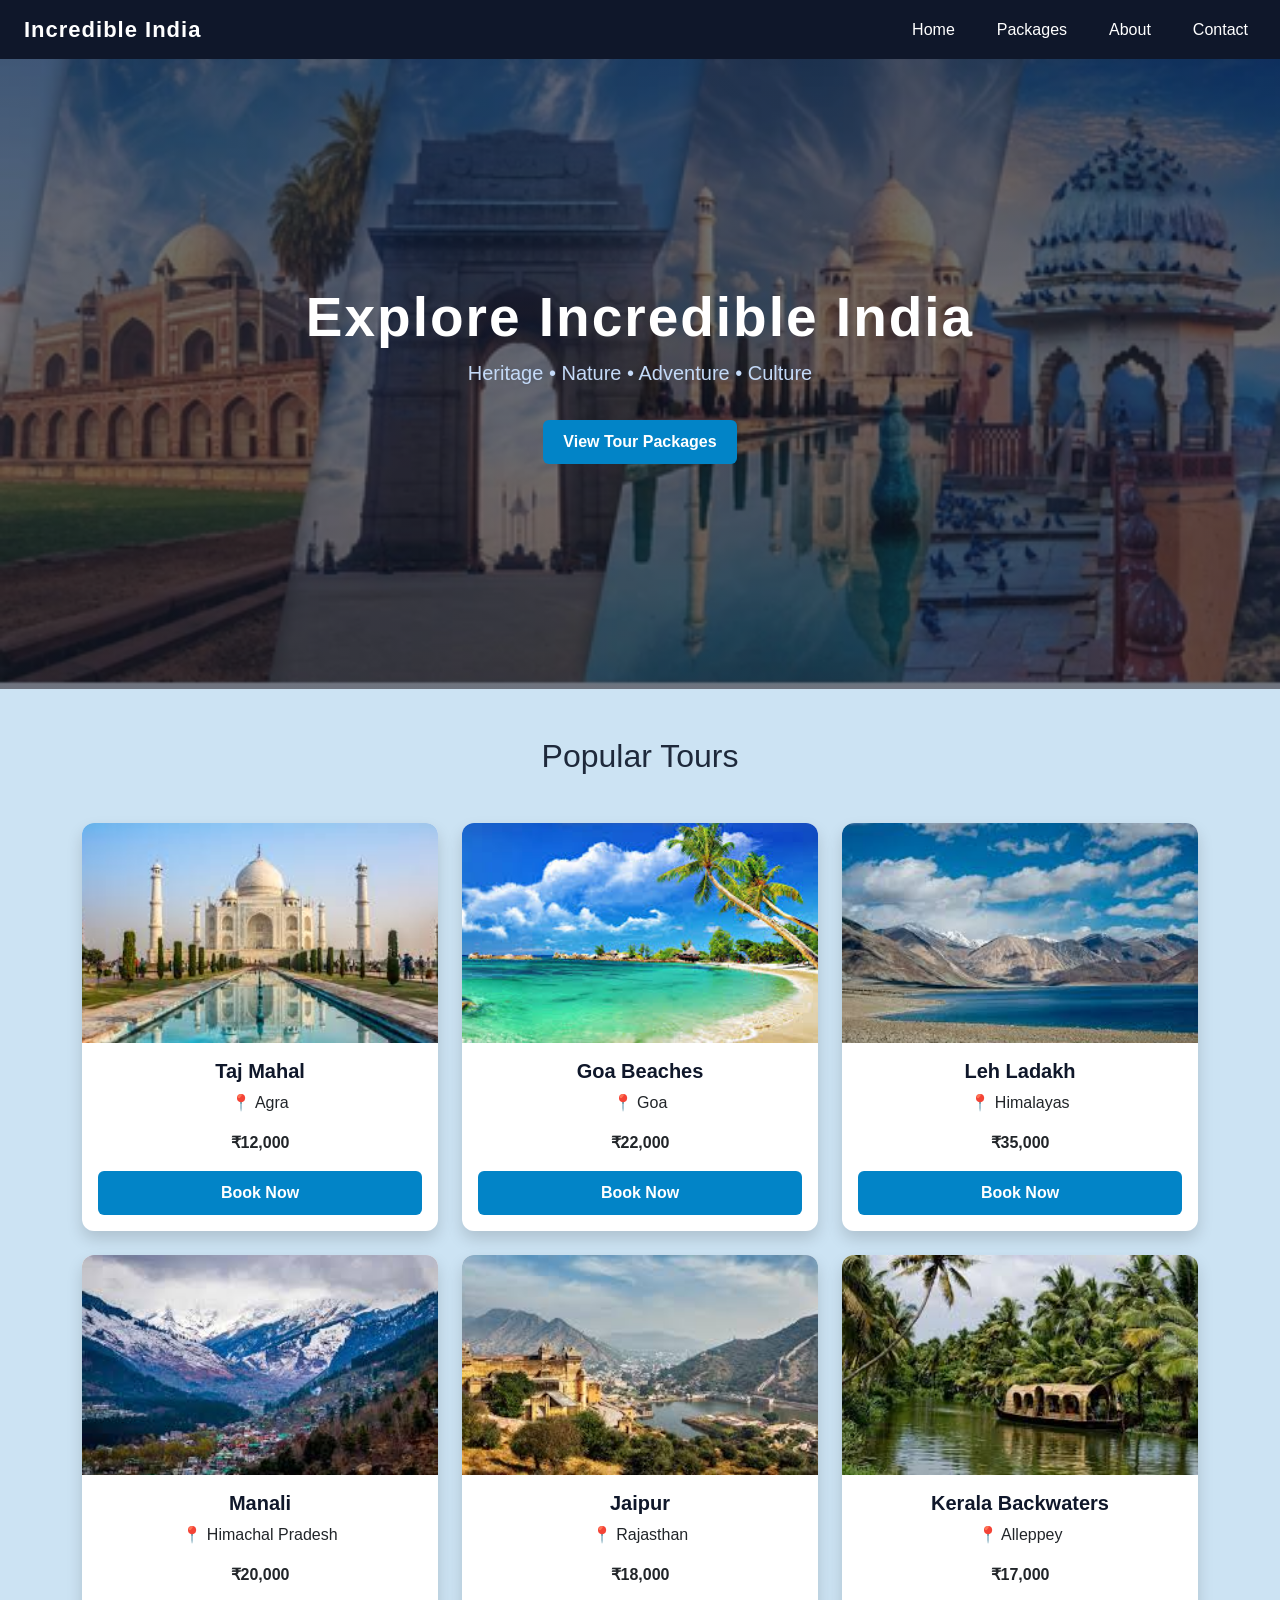
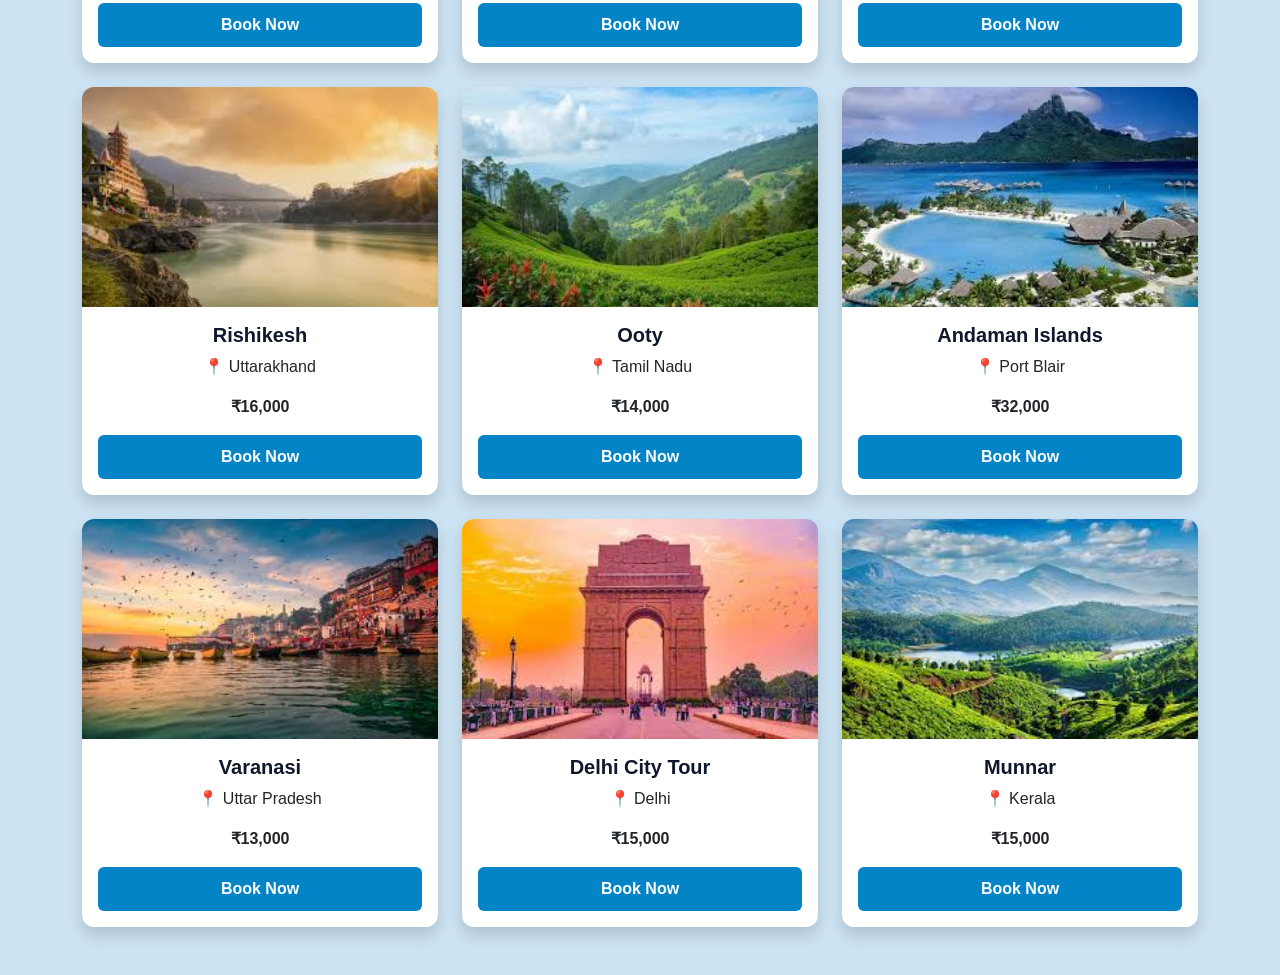
<file: projectdemo/index.html>
<!DOCTYPE html>
<html lang="en">

<head>
<meta charset="UTF-8">
<title>Incredible India Tours</title>
<meta name="viewport" content="width=device-width, initial-scale=1.0">

<link href="https://cdn.jsdelivr.net/npm/bootstrap@5.3.3/dist/css/bootstrap.min.css" rel="stylesheet">
<link rel="stylesheet" href="style.css">
</head>

<body>

<!-- NAVBAR -->
<nav class="navbar navbar-expand-lg navbar-dark px-4">
<a class="navbar-brand fw-bold">Incredible India</a>

<div class="collapse navbar-collapse">
<ul class="navbar-nav ms-auto gap-3">
<li class="nav-item"><a class="nav-link" href="index.html">Home</a></li>
<li class="nav-item"><a class="nav-link" href="packages.html">Packages</a></li>
<li class="nav-item"><a class="nav-link" href="about.html">About</a></li>
<li class="nav-item"><a class="nav-link" href="contact.html">Contact</a></li>
</ul>
</div>
</nav>

<!-- HERO -->
<section class="hero text-center text-white">
<div class="container">
<h1 class="display-4 fw-bold">Explore Incredible India</h1>
<p class="lead">Heritage • Nature • Adventure • Culture</p>
<a href="packages.html" class="btn btn-primary mt-3">View Tour Packages</a>
</div>
</section>

<!-- POPULAR TOURS -->
<section class="container py-5">

<h2 class="text-center mb-5">Popular Tours</h2>

<div class="row g-4">

<!-- Taj Mahal -->
<div class="col-md-4">
<div class="card shadow h-100">
<img src="taj.jpg" class="card-img-top">
<div class="card-body text-center">
<h5>Taj Mahal</h5>
<p>📍 Agra</p>
<p class="fw-bold">₹12,000</p>
<a href="booking.html?tour=taj" class="btn btn-primary w-100">Book Now</a>
</div>
</div>
</div>

<!-- Goa -->
<div class="col-md-4">
<div class="card shadow h-100">
<img src="goa.jpg" class="card-img-top">
<div class="card-body text-center">
<h5>Goa Beaches</h5>
<p>📍 Goa</p>
<p class="fw-bold">₹22,000</p>
<a href="booking.html?tour=goa" class="btn btn-primary w-100">Book Now</a>
</div>
</div>
</div>

<!-- Ladakh -->
<div class="col-md-4">
<div class="card shadow h-100">
<img src="ladakh.jpg" class="card-img-top">
<div class="card-body text-center">
<h5>Leh Ladakh</h5>
<p>📍 Himalayas</p>
<p class="fw-bold">₹35,000</p>
<a href="booking.html?tour=ladakh" class="btn btn-primary w-100">Book Now</a>
</div>
</div>
</div>

<!-- Manali -->
<div class="col-md-4">
<div class="card shadow h-100">
<img src="manali.jpg" class="card-img-top">
<div class="card-body text-center">
<h5>Manali</h5>
<p>📍 Himachal Pradesh</p>
<p class="fw-bold">₹20,000</p>
<a href="booking.html?tour=manali" class="btn btn-primary w-100">Book Now</a>
</div>
</div>
</div>

<!-- Jaipur -->
<div class="col-md-4">
<div class="card shadow h-100">
<img src="jaipur.jpg" class="card-img-top">
<div class="card-body text-center">
<h5>Jaipur</h5>
<p>📍 Rajasthan</p>
<p class="fw-bold">₹18,000</p>
<a href="booking.html?tour=jaipur" class="btn btn-primary w-100">Book Now</a>
</div>
</div>
</div>

<!-- Kerala -->
<div class="col-md-4">
<div class="card shadow h-100">
<img src="kerala.jpg" class="card-img-top">
<div class="card-body text-center">
<h5>Kerala Backwaters</h5>
<p>📍 Alleppey</p>
<p class="fw-bold">₹17,000</p>
<a href="booking.html?tour=kerala" class="btn btn-primary w-100">Book Now</a>
</div>
</div>
</div>

<!-- Rishikesh -->
<div class="col-md-4">
<div class="card shadow h-100">
<img src="rishikesh.jpg" class="card-img-top">
<div class="card-body text-center">
<h5>Rishikesh</h5>
<p>📍 Uttarakhand</p>
<p class="fw-bold">₹16,000</p>
<a href="booking.html?tour=rishikesh" class="btn btn-primary w-100">Book Now</a>
</div>
</div>
</div>

<!-- Ooty -->
<div class="col-md-4">
<div class="card shadow h-100">
<img src="ooty.jpg" class="card-img-top">
<div class="card-body text-center">
<h5>Ooty</h5>
<p>📍 Tamil Nadu</p>
<p class="fw-bold">₹14,000</p>
<a href="booking.html?tour=ooty" class="btn btn-primary w-100">Book Now</a>
</div>
</div>
</div>

<!-- Andaman -->
<div class="col-md-4">
<div class="card shadow h-100">
<img src="andaman.jpg" class="card-img-top">
<div class="card-body text-center">
<h5>Andaman Islands</h5>
<p>📍 Port Blair</p>
<p class="fw-bold">₹32,000</p>
<a href="booking.html?tour=andaman" class="btn btn-primary w-100">Book Now</a>
</div>
</div>
</div>

<!-- Varanasi -->
<div class="col-md-4">
<div class="card shadow h-100">
<img src="varanasi.jpg" class="card-img-top">
<div class="card-body text-center">
<h5>Varanasi</h5>
<p>📍 Uttar Pradesh</p>
<p class="fw-bold">₹13,000</p>
<a href="booking.html?tour=varanasi" class="btn btn-primary w-100">Book Now</a>
</div>
</div>
</div>

<!-- Delhi -->
<div class="col-md-4">
<div class="card shadow h-100">
<img src="delhi.jpg" class="card-img-top">
<div class="card-body text-center">
<h5>Delhi City Tour</h5>
<p>📍 Delhi</p>
<p class="fw-bold">₹15,000</p>
<a href="booking.html?tour=delhi" class="btn btn-primary w-100">Book Now</a>
</div>
</div>
</div>

<!-- Munnar -->
<div class="col-md-4">
<div class="card shadow h-100">
<img src="munnar.jpg" class="card-img-top">
<div class="card-body text-center">
<h5>Munnar</h5>
<p>📍 Kerala</p>
<p class="fw-bold">₹15,000</p>
<a href="booking.html?tour=munnar" class="btn btn-primary w-100">Book Now</a>
</div>
</div>
</div>

</div>
</section>

</body>
</html>
</file>
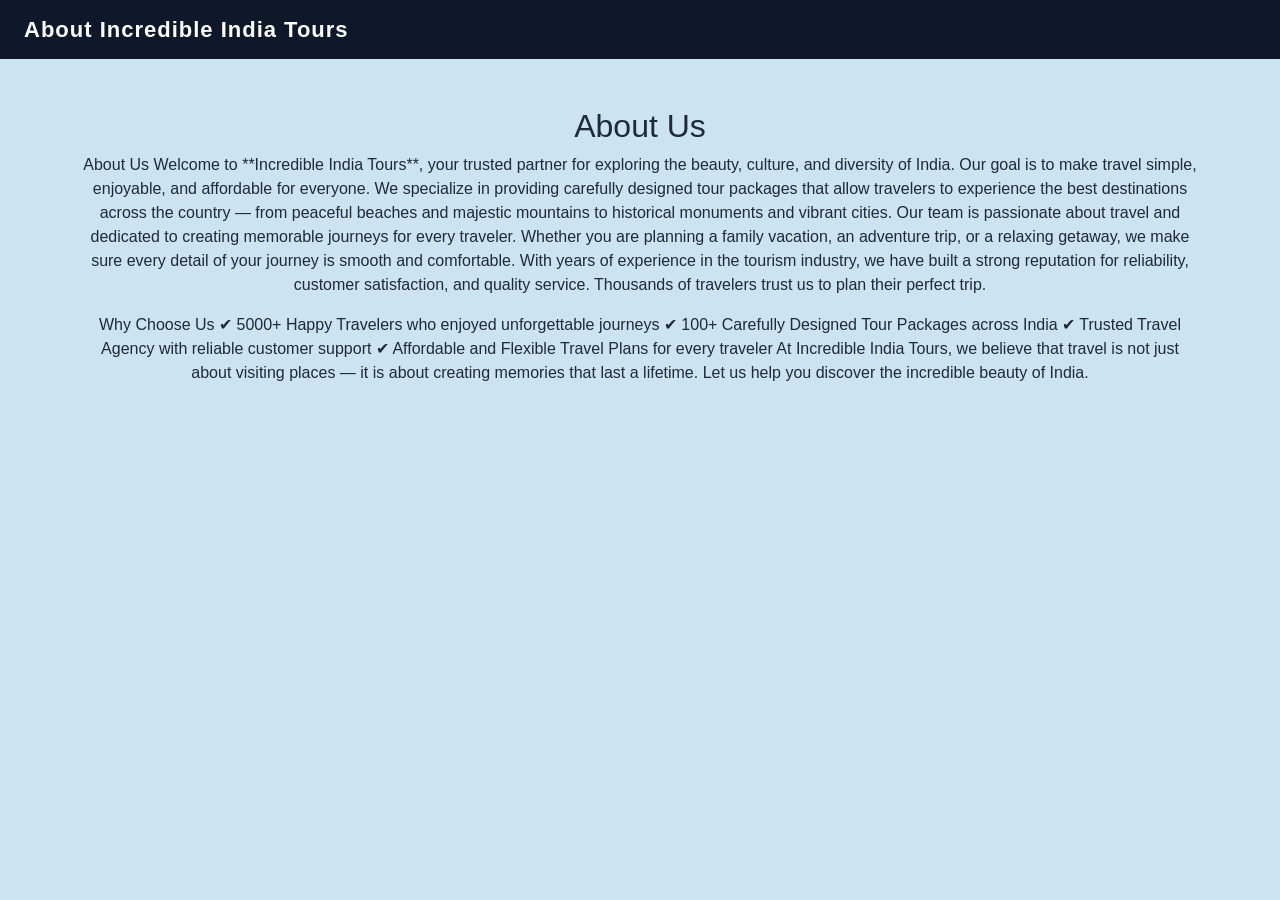
<file: projectdemo/about.html>
<!DOCTYPE html>
<html>
<head>
<title>About Us</title>
<link href="https://cdn.jsdelivr.net/npm/bootstrap@5.3.3/dist/css/bootstrap.min.css" rel="stylesheet">
<link rel="stylesheet" href="style.css">
</head>

<body>

<nav class="navbar navbar-dark px-4">
<span class="navbar-brand fw-bold">About Incredible India Tours</span>
</nav>

<section class="container py-5 text-center">

<h2>About Us</h2>

<p>
About Us

Welcome to **Incredible India Tours**, your trusted partner for exploring the beauty, culture, and diversity of India. Our goal is to make travel simple, enjoyable, and affordable for everyone.

We specialize in providing carefully designed tour packages that allow travelers to experience the best destinations across the country — from peaceful beaches and majestic mountains to historical monuments and vibrant cities.

Our team is passionate about travel and dedicated to creating memorable journeys for every traveler. Whether you are planning a family vacation, an adventure trip, or a relaxing getaway, we make sure every detail of your journey is smooth and comfortable.

With years of experience in the tourism industry, we have built a strong reputation for reliability, customer satisfaction, and quality service. Thousands of travelers trust us to plan their perfect trip.


</p>

<p>

 Why Choose Us

✔ 5000+ Happy Travelers  who enjoyed unforgettable journeys
✔ 100+ Carefully Designed Tour Packages across India
✔ Trusted Travel Agency with reliable customer support
✔ Affordable and Flexible Travel Plans for every traveler

At Incredible India Tours, we believe that travel is not just about visiting places — it is about creating memories that last a lifetime.

Let us help you discover the incredible beauty of India.
</p>

</section>

</body>
</html>
</file>
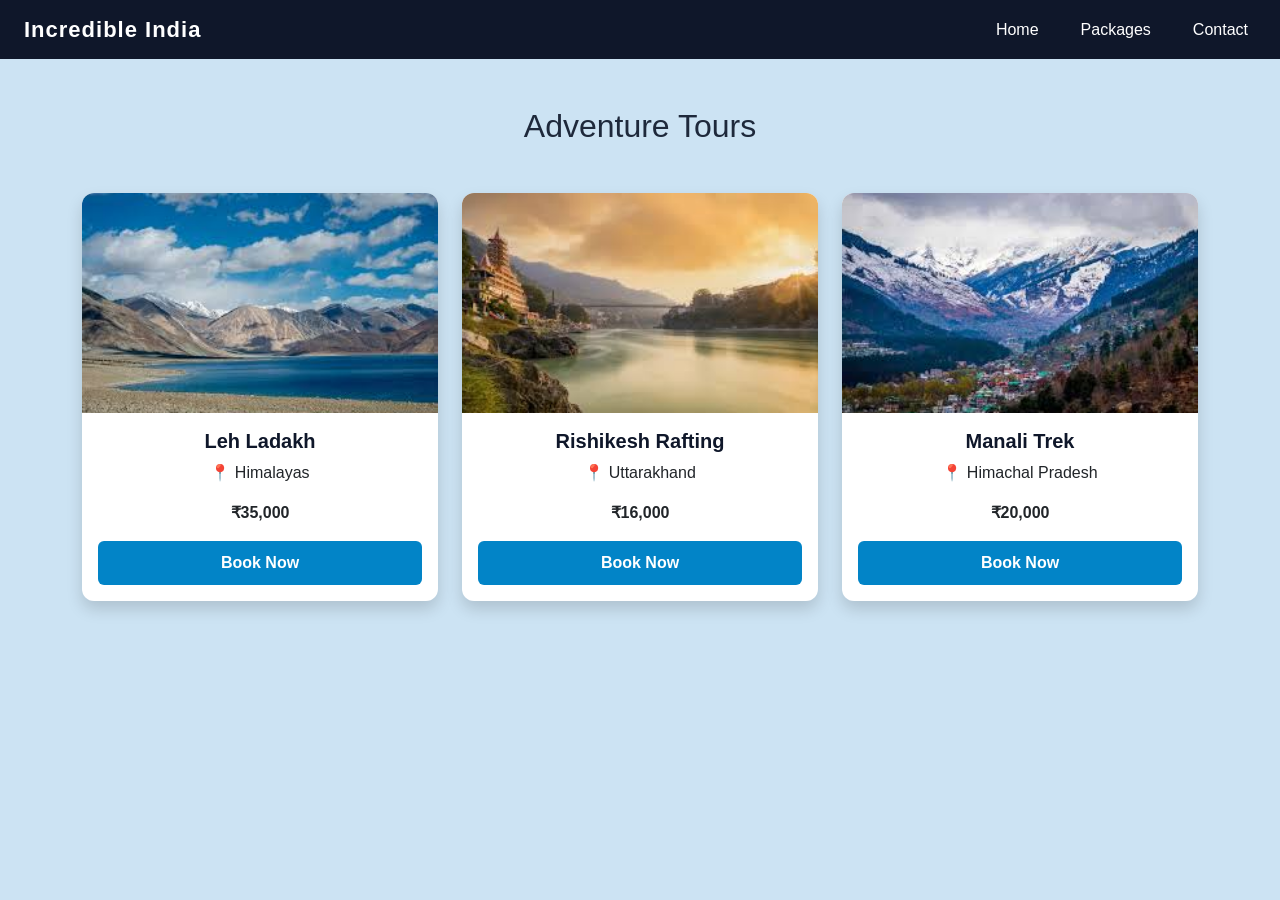
<file: projectdemo/adventure.html>
<!DOCTYPE html>
<html lang="en">
<head>
<meta charset="UTF-8">
<title>Adventure Tours</title>
<meta name="viewport" content="width=device-width, initial-scale=1.0">

<link href="https://cdn.jsdelivr.net/npm/bootstrap@5.3.3/dist/css/bootstrap.min.css" rel="stylesheet">
<link rel="stylesheet" href="style.css">
</head>

<body>

<nav class="navbar navbar-expand-lg navbar-dark px-4">
<a class="navbar-brand fw-bold">Incredible India</a>

<ul class="navbar-nav ms-auto gap-3">
<li class="nav-item"><a class="nav-link" href="index.html">Home</a></li>
<li class="nav-item"><a class="nav-link" href="packages.html">Packages</a></li>
<li class="nav-item"><a class="nav-link" href="contact.html">Contact</a></li>
</ul>
</nav>

<section class="container py-5">

<h2 class="text-center mb-5">Adventure Tours</h2>

<div class="row g-4">

<div class="col-md-4">
<div class="card shadow">
<img src="ladakh.jpg" class="card-img-top">
<div class="card-body text-center">
<h5>Leh Ladakh</h5>
<p>📍 Himalayas</p>
<p class="fw-bold">₹35,000</p>
<a href="booking.html?tour=ladakh" class="btn btn-primary w-100">Book Now</a>
</div>
</div>
</div>

<div class="col-md-4">
<div class="card shadow">
<img src="rishikesh.jpg" class="card-img-top">
<div class="card-body text-center">
<h5>Rishikesh Rafting</h5>
<p>📍 Uttarakhand</p>
<p class="fw-bold">₹16,000</p>
<a href="booking.html?tour=rishikesh" class="btn btn-primary w-100">Book Now</a>
</div>
</div>
</div>

<div class="col-md-4">
<div class="card shadow">
<img src="manali.jpg" class="card-img-top">
<div class="card-body text-center">
<h5>Manali Trek</h5>
<p>📍 Himachal Pradesh</p>
<p class="fw-bold">₹20,000</p>
<a href="booking.html?tour=manali" class="btn btn-primary w-100">Book Now</a>
</div>
</div>
</div>

</div>

</section>

</body>
</html>
</file>
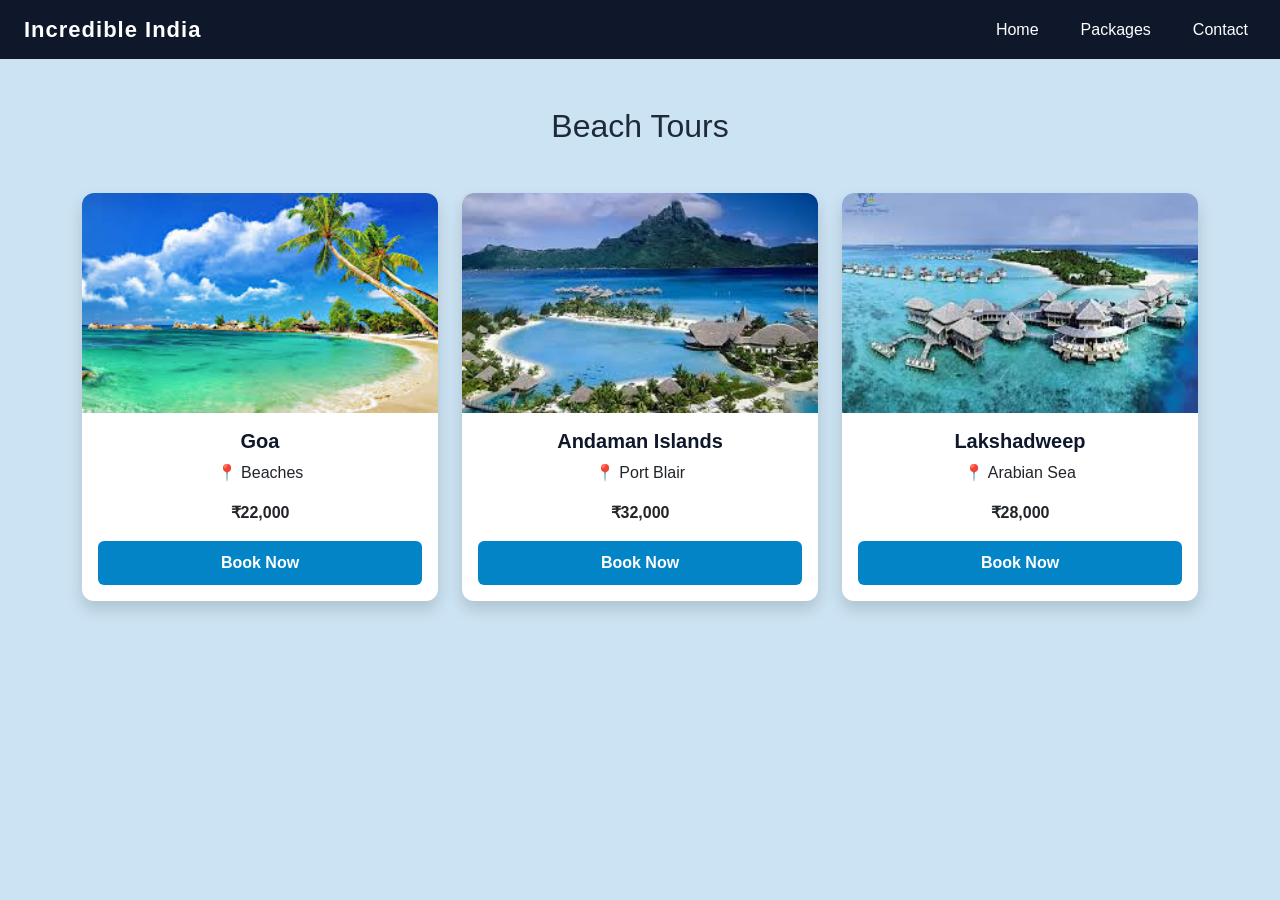
<file: projectdemo/beach.html>
<!DOCTYPE html>
<html lang="en">
<head>
<meta charset="UTF-8">
<title>Beach Tours</title>
<meta name="viewport" content="width=device-width, initial-scale=1.0">

<link href="https://cdn.jsdelivr.net/npm/bootstrap@5.3.3/dist/css/bootstrap.min.css" rel="stylesheet">
<link rel="stylesheet" href="style.css">
</head>

<body>

<nav class="navbar navbar-expand-lg navbar-dark px-4">
<a class="navbar-brand fw-bold">Incredible India</a>

<ul class="navbar-nav ms-auto gap-3">
<li class="nav-item"><a class="nav-link" href="index.html">Home</a></li>
<li class="nav-item"><a class="nav-link" href="packages.html">Packages</a></li>
<li class="nav-item"><a class="nav-link" href="contact.html">Contact</a></li>
</ul>
</nav>

<section class="container py-5">

<h2 class="text-center mb-5">Beach Tours</h2>

<div class="row g-4">

<div class="col-md-4">
<div class="card shadow">
<img src="goa.jpg" class="card-img-top">
<div class="card-body text-center">
<h5>Goa</h5>
<p>📍 Beaches</p>
<p class="fw-bold">₹22,000</p>
<a href="booking.html?tour=goa" class="btn btn-primary w-100">Book Now</a>
</div>
</div>
</div>

<div class="col-md-4">
<div class="card shadow">
<img src="andaman.jpg" class="card-img-top">
<div class="card-body text-center">
<h5>Andaman Islands</h5>
<p>📍 Port Blair</p>
<p class="fw-bold">₹32,000</p>
<a href="booking.html?tour=andaman" class="btn btn-primary w-100">Book Now</a>
</div>
</div>
</div>

<div class="col-md-4">
<div class="card shadow">
<img src="lakshadweep.jpg" class="card-img-top">
<div class="card-body text-center">
<h5>Lakshadweep</h5>
<p>📍 Arabian Sea</p>
<p class="fw-bold">₹28,000</p>
<a href="booking.html?tour=lakshadweep" class="btn btn-primary w-100">Book Now</a>
</div>
</div>
</div>

</div>

</section>

</body>
</html>
</file>
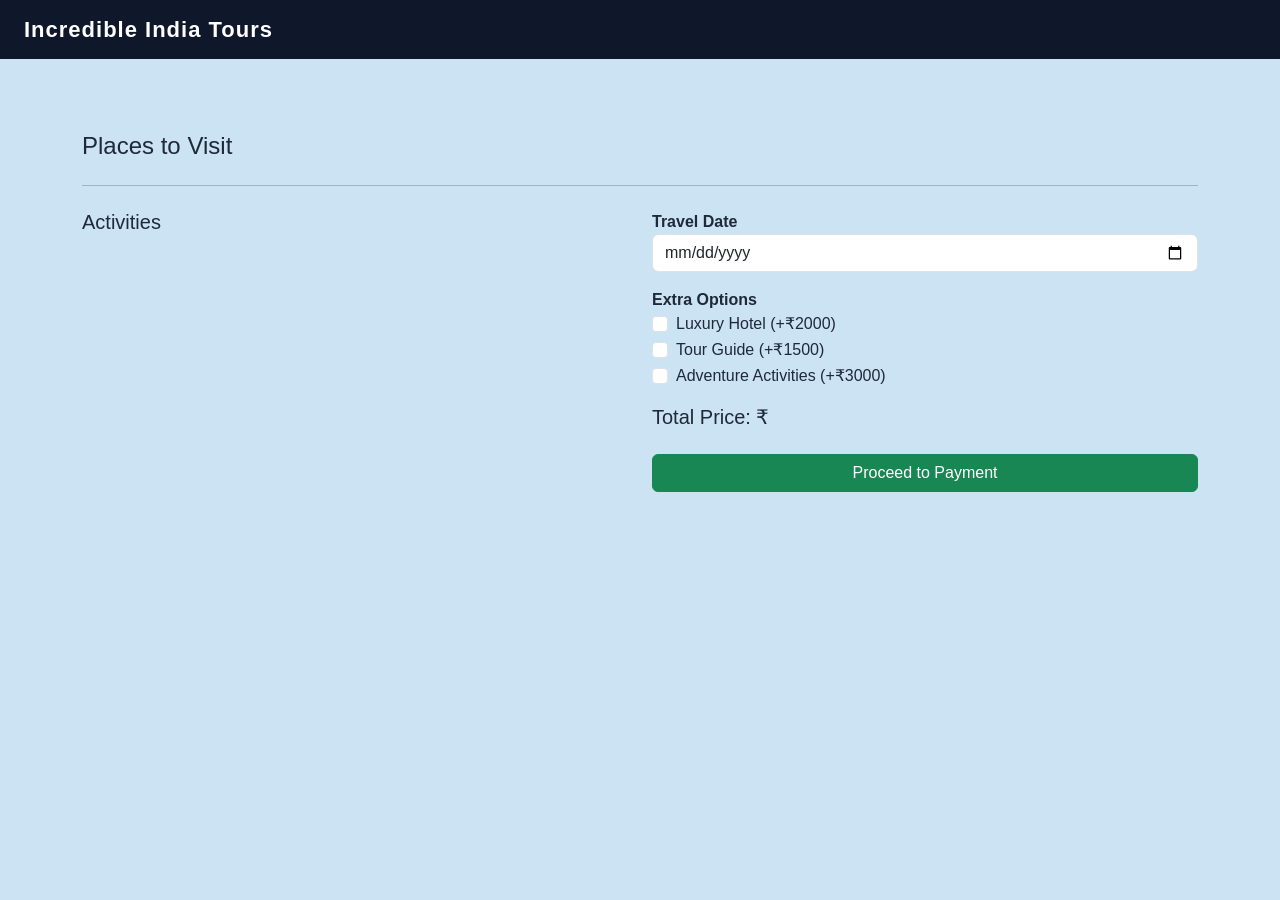
<file: projectdemo/booking.html>
<!DOCTYPE html>
<html lang="en">
<head>
<meta charset="UTF-8">
<title>Trip Booking</title>
<meta name="viewport" content="width=device-width, initial-scale=1.0">

<link href="https://cdn.jsdelivr.net/npm/bootstrap@5.3.3/dist/css/bootstrap.min.css" rel="stylesheet">

<link rel="stylesheet" href="style.css">

<style>
.place-img{
height:180px;
object-fit:cover;
}
</style>

</head>

<body>

<nav class="navbar navbar-dark bg-primary px-4">
<span class="navbar-brand fw-bold">Incredible India Tours</span>
</nav>

<div class="container py-4">

<h2 class="text-center text-primary mb-4" id="tripName"></h2>

<!-- Main Tour Image -->
<img id="mainImage" class="img-fluid rounded shadow mb-4">

<h4 class="mb-3">Places to Visit</h4>

<div class="row g-3" id="placesContainer"></div>

<hr class="my-4">

<div class="row">

<div class="col-md-6">

<h5>Activities</h5>
<ul id="activities"></ul>

</div>

<div class="col-md-6">

<label class="fw-bold">Travel Date</label>
<input type="date" class="form-control mb-3" id="date">

<label class="fw-bold">Extra Options</label>

<div class="form-check">
<input class="form-check-input" type="checkbox" value="2000" onchange="updatePrice()">
<label class="form-check-label">Luxury Hotel (+₹2000)</label>
</div>

<div class="form-check">
<input class="form-check-input" type="checkbox" value="1500" onchange="updatePrice()">
<label class="form-check-label">Tour Guide (+₹1500)</label>
</div>

<div class="form-check mb-3">
<input class="form-check-input" type="checkbox" value="3000" onchange="updatePrice()">
<label class="form-check-label">Adventure Activities (+₹3000)</label>
</div>

<h5>Total Price: ₹<span id="price"></span></h5>

<button class="btn btn-success w-100 mt-3" onclick="payNow()">
Proceed to Payment
</button>

</div>

</div>

</div>

<script>

let basePrice=0;

const trips={

taj:{
name:"Taj Mahal Tour",
price:12000,
image:"taj.jpg",
places:[
{name:"Taj Mahal",img:"taj.jpg"},
{name:"Agra Fort",img:"agrafort.jpg"},
{name:"Mehtab Bagh",img:"mehtabbagh.jpg"}
],
activities:["Heritage Walk","Photography","Local Shopping"]
},

goa:{
name:"Goa Tour",
price:22000,
image:"goa.jpg",
places:[
{name:"Baga Beach",img:"baga.jpg"},
{name:"Calangute Beach",img:"calangute.jpg"},
{name:"Fort Aguada",img:"goa.jpg"}
],
activities:["Beach Fun","Water Sports","Nightlife"]
},

ladakh:{
name:"Leh Ladakh Adventure",
price:35000,
image:"ladakh.jpg",
places:[
{name:"Pangong Lake",img:"pangong.jpg"},
{name:"Nubra Valley",img:"nubra.jpg"},
{name:"Thiksey",img:"thiksey.jpg"},
],
activities:["Bike Ride","Camping","Mountain Trek"]
},

delhi:{
name:"Delhi Tour",
price:15000,
image:"delhi.jpg",
places:[
{name:"Lotus temple",img:"lotus.jpg"},
{name:"Red Fort",img:"redfort.jpg"},
{name:"Qutub Minar",img:"qutub.jpg"}
],
activities:["City Tour","Street Food","Shopping"]
},

jaipur:{
name:"Jaipur Tour",
price:18000,
image:"jaipur.jpg",
places:[
{name:"Amber Fort",img:"amber.jpg"},
{name:"Hawa Mahal",img:"hawamahal.jpg"},
{name:"Rambagh Palace",img:"rambagh.jpg"},
],
activities:["Heritage Walk","Shopping"]
},

munnar:{
name:"Munnar Tour",
price:15000,
image:"munnar.jpg",
places:[
{name:"Tea Gardens",img:"teagarden.jpg"},
{name:"Mattupetty Dam",img:"mattupetty.jpg"},
{name:"Attukad Waterfalls",img:"attukad.jpg"},
],
activities:["Nature Walk","Boating"]
},

manali:{
name:"Manali Hill Station",
price:20000,
image:"manali.jpg",

places:[
{name:"Solang Valley",img:"solang.jpg"},
{name:"Rohtang Pass",img:"rohtang.jpg"},
{name:"Hadimba Temple",img:"hadimba.jpg"}
],

activities:["Snow Adventure","Paragliding","Mountain Trek"]
},

rishikesh:{
name:"Rishikesh Adventure",
price:16000,
image:"rishikesh.jpg",

places:[
{name:"Laxman Jhula",img:"laxmanjhula.jpg"},
{name:"Ram Jhula",img:"ramjhula.jpg"},
{name:"Ganga River",img:"ganga.jpg"}
],


activities:["River Rafting","Yoga","Camping"]
},

varanasi:{
name:"Varanasi Spiritual Tour",
price:13000,
image:"varanasi.jpg",

places:[
{name:"Kashi Vishwanath Temple",img:"kashi.jpg"},
{name:"Dashashwamedh Ghat",img:"ghat.jpg"},
{name:"Ganga Aarti",img:"aarti.jpg"}
],

activities:["Temple Visit","Boat Ride","Evening Aarti"]
},

ooty:{
name:"Ooty Tour",
price:14000,
image:"ooty.jpg",

places:[
{name:"Ooty Lake",img:"ootylake.jpg"},
{name:"Botanical Garden",img:"ootylake1.jpg"},
{name:"Doddabetta Peak",img:"doddabetta.jpg"}
],

activities:["Boat Ride","Nature Walk","Photography"]
},

andaman:{
name:"Andaman Islands",
price:32000,
image:"andaman.jpg",

places:[
{name:"Radhanagar Beach",img:"radhanagar.jpg"},
{name:"Cellular Jail",img:"radhanagar1.jpg"},
{name:"Havelock Island",img:"havelock.jpg"}
],

activities:["Scuba Diving","Beach Relax","Boat Ride"]
},

kerala:{
name:"Kerala Backwaters Tour",
price:17000,
image:"kerala.jpg",

places:[
{name:"Alleppey Backwaters",img:"kerala.jpg"},
{name:"Kumarakom Lake",img:"kumarakom.jpg"},
{name:"Houseboat Cruise",img:"houseboat.jpg"}
],

activities:["Houseboat Stay","Boat Ride","Nature Photography"]
},


};

const params=new URLSearchParams(window.location.search);
const tour=params.get("tour");

const trip=trips[tour];

document.getElementById("tripName").innerText=trip.name;
document.getElementById("mainImage").src=trip.image;

basePrice=trip.price;
document.getElementById("price").innerText=basePrice;

/* LOAD PLACES */

trip.places.forEach(place=>{

document.getElementById("placesContainer").innerHTML+=`

<div class="col-md-4">
<div class="card shadow">

<img src="${place.img}" class="card-img-top place-img">

<div class="card-body text-center">
<h6>${place.name}</h6>
</div>

</div>
</div>

`;

});

/* LOAD ACTIVITIES */

trip.activities.forEach(a=>{
document.getElementById("activities").innerHTML+=`<li>${a}</li>`;
});

/* PRICE UPDATE */

function updatePrice(){

let total=basePrice;

document.querySelectorAll(".form-check-input:checked").forEach(c=>{
total+=parseInt(c.value);
});

document.getElementById("price").innerText=total;

}

/* PAYMENT */

function payNow(){

if(!document.getElementById("date").value){
alert("Please select travel date");
return;
}

alert("Payment Successful 🎉\nTrip Booked Successfully");

}

</script>

</body>
</html>
</file>
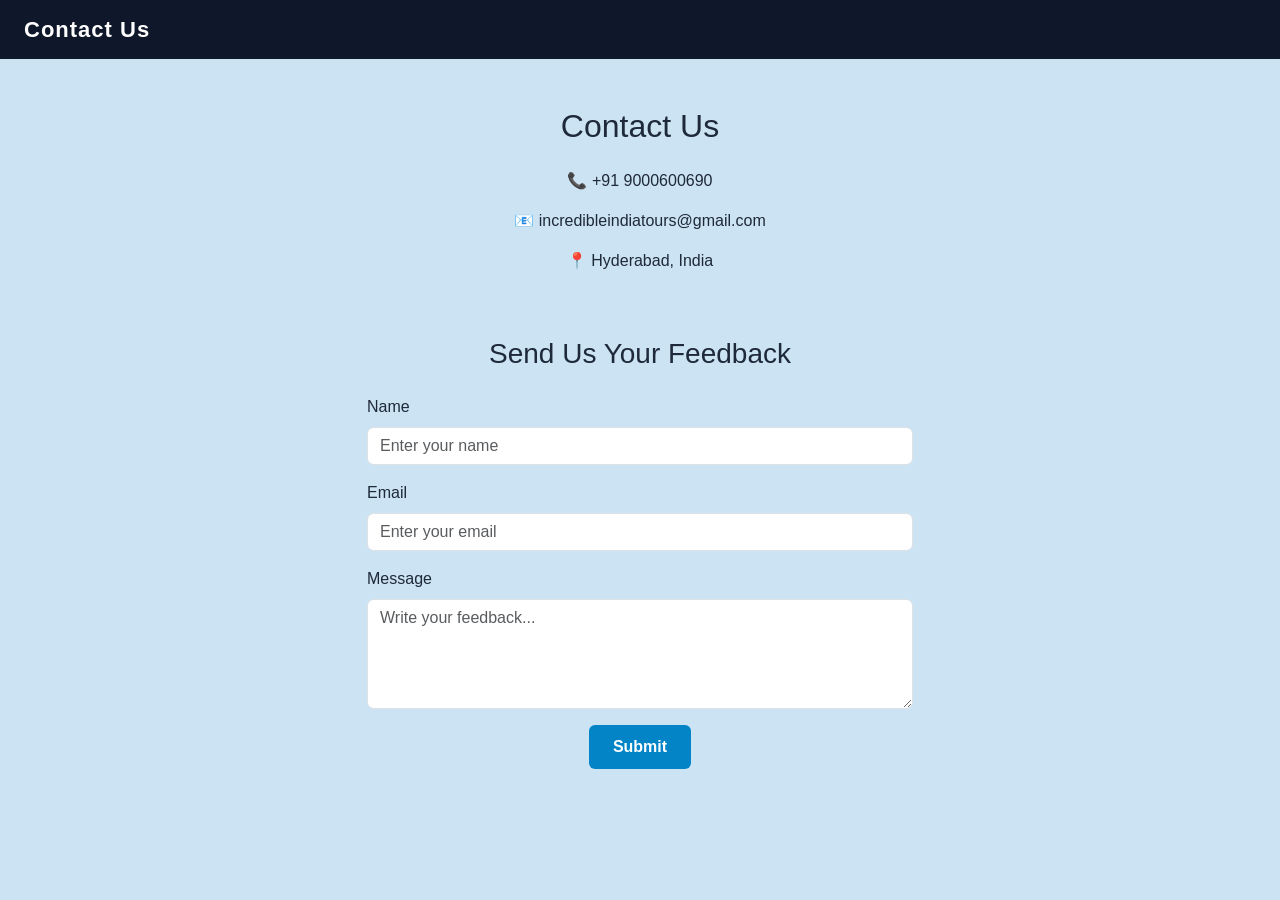
<file: projectdemo/contact.html>
<!DOCTYPE html>
<html>
<head>
<title>Contact Us</title>

<link href="https://cdn.jsdelivr.net/npm/bootstrap@5.3.3/dist/css/bootstrap.min.css" rel="stylesheet">
<link rel="stylesheet" href="style.css">

</head>

<body>

<nav class="navbar navbar-dark bg-dark px-4">
<span class="navbar-brand fw-bold">Contact Us</span>
</nav>

<section class="container py-5 text-center">

<h2 class="mb-4">Contact Us</h2>

<p>📞 +91 9000600690</p>
<p>📧 incredibleindiatours@gmail.com</p>
<p>📍 Hyderabad, India</p>

</section>

<!-- FEEDBACK FORM -->

<section class="container pb-5">

<h3 class="text-center mb-4">Send Us Your Feedback</h3>

<div class="row justify-content-center">
<div class="col-md-6">

<form>

<div class="mb-3">
<label class="form-label">Name</label>
<input type="text" class="form-control" placeholder="Enter your name" required>
</div>

<div class="mb-3">
<label class="form-label">Email</label>
<input type="email" class="form-control" placeholder="Enter your email" required>
</div>

<div class="mb-3">
<label class="form-label">Message</label>
<textarea class="form-control" rows="4" placeholder="Write your feedback..." required></textarea>
</div>

<div class="text-center">
<button type="submit" class="btn btn-primary px-4">Submit</button>
</div>

</form>

</div>
</div>

</section>

</body>
</html>
</file>
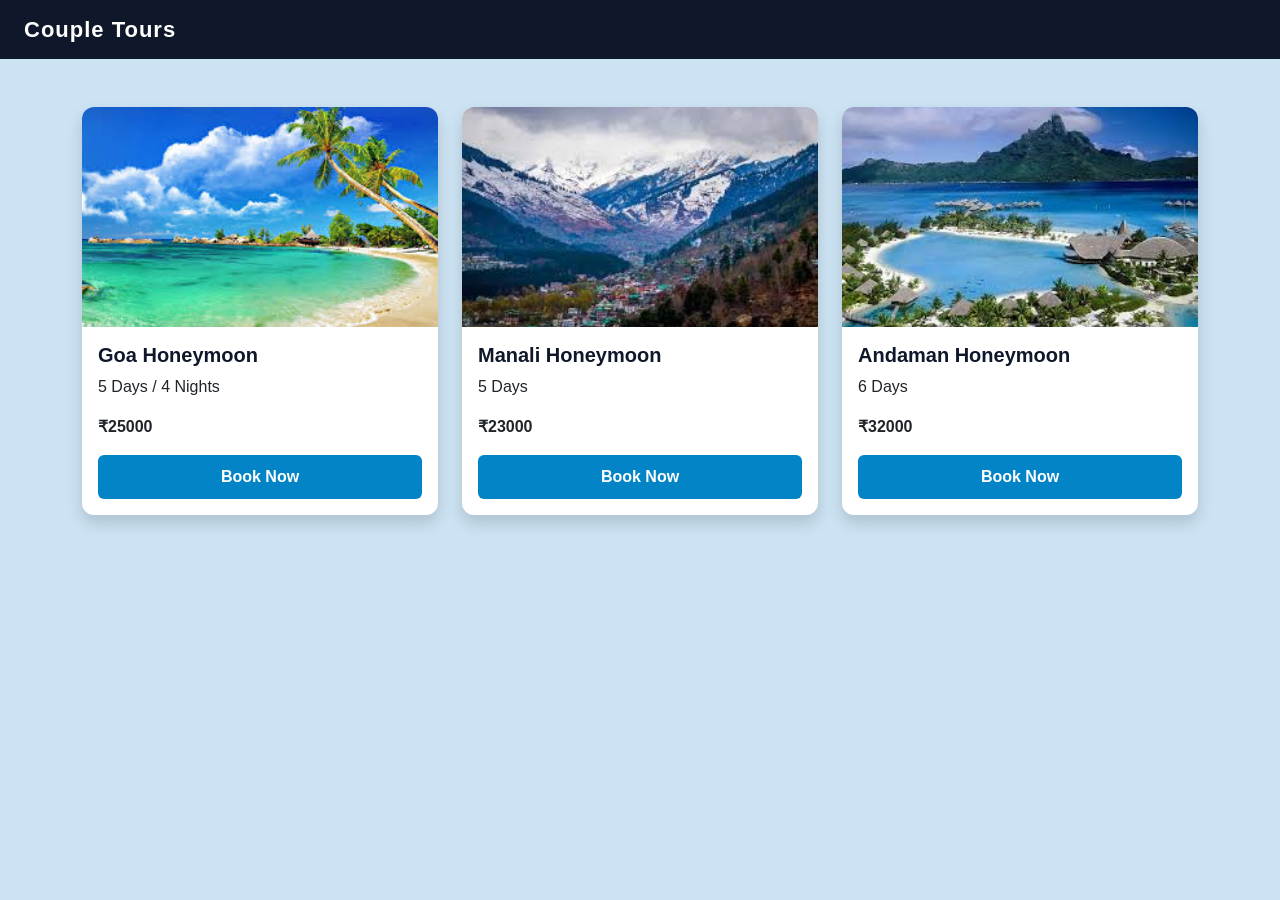
<file: projectdemo/couples.html>
<!DOCTYPE html>
<html>
<head>
<title>Couple Tours</title>
<meta name="viewport" content="width=device-width, initial-scale=1.0">
<link href="https://cdn.jsdelivr.net/npm/bootstrap@5.3.3/dist/css/bootstrap.min.css" rel="stylesheet">
<link rel="stylesheet" href="style.css">
</head>

<body>

<nav class="navbar navbar-dark px-4">
<span class="navbar-brand fw-bold">Couple Tours</span>
</nav>

<div class="container py-5">

<div class="row g-4">

<div class="col-md-4">
<div class="card shadow">
<img src="goa.jpg" class="card-img-top">
<div class="card-body">
<h5>Goa Honeymoon</h5>
<p>5 Days / 4 Nights</p>
<p class="fw-bold">₹25000</p>
<a href="booking.html?tour=goa" class="btn btn-primary w-100">Book Now</a>
</div>
</div>
</div>

<div class="col-md-4">
<div class="card shadow">
<img src="manali.jpg" class="card-img-top">
<div class="card-body">
<h5>Manali Honeymoon</h5>
<p>5 Days</p>
<p class="fw-bold">₹23000</p>
<a href="booking.html?tour=manali" class="btn btn-primary w-100">Book Now</a>
</div>
</div>
</div>

<div class="col-md-4">
<div class="card shadow">
<img src="andaman.jpg" class="card-img-top">
<div class="card-body">
<h5>Andaman Honeymoon</h5>
<p>6 Days</p>
<p class="fw-bold">₹32000</p>
<a href="booking.html?tour=andaman" class="btn btn-primary w-100">Book Now</a>
</div>
</div>
</div>

</div>
</div>

</body>
</html>
</file>
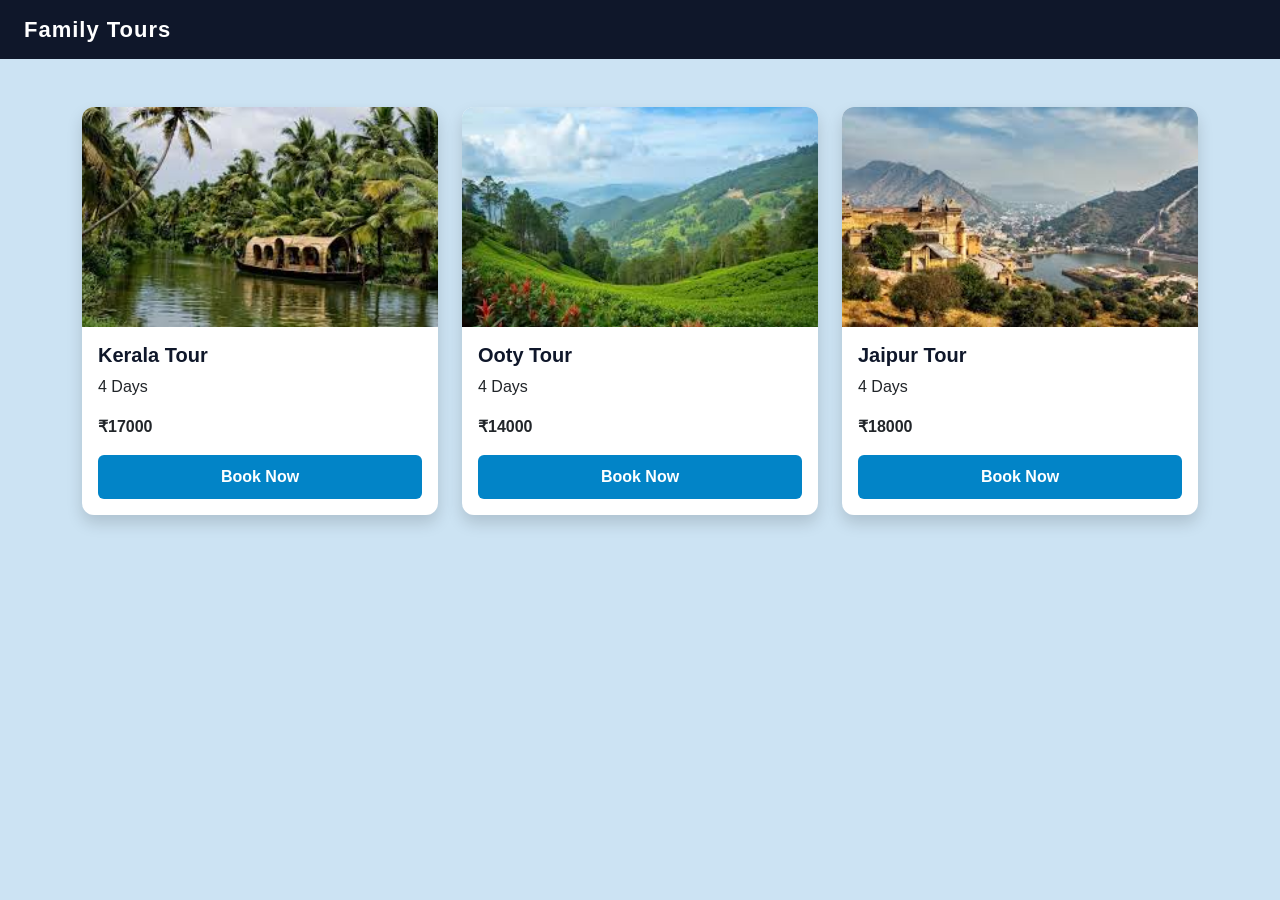
<file: projectdemo/family.html>
<!DOCTYPE html>
<html>
<head>
<title>Family Tours</title>
<meta name="viewport" content="width=device-width, initial-scale=1.0">
<link href="https://cdn.jsdelivr.net/npm/bootstrap@5.3.3/dist/css/bootstrap.min.css" rel="stylesheet">
<link rel="stylesheet" href="style.css">
</head>

<body>

<nav class="navbar navbar-dark px-4">
<span class="navbar-brand fw-bold">Family Tours</span>
</nav>

<div class="container py-5">

<div class="row g-4">

<div class="col-md-4">
<div class="card shadow">
<img src="kerala.jpg" class="card-img-top">
<div class="card-body">
<h5>Kerala Tour</h5>
<p>4 Days</p>
<p class="fw-bold">₹17000</p>
<a href="booking.html?tour=kerala" class="btn btn-primary w-100">Book Now</a>
</div>
</div>
</div>

<div class="col-md-4">
<div class="card shadow">
<img src="ooty.jpg" class="card-img-top">
<div class="card-body">
<h5>Ooty Tour</h5>
<p>4 Days</p>
<p class="fw-bold">₹14000</p>
<a href="booking.html?tour=ooty" class="btn btn-primary w-100">Book Now</a>
</div>
</div>
</div>

<div class="col-md-4">
<div class="card shadow">
<img src="jaipur.jpg" class="card-img-top">
<div class="card-body">
<h5>Jaipur Tour</h5>
<p>4 Days</p>
<p class="fw-bold">₹18000</p>
<a href="booking.html?tour=jaipur" class="btn btn-primary w-100">Book Now</a>
</div>
</div>
</div>

</div>
</div>

</body>
</html>
</file>
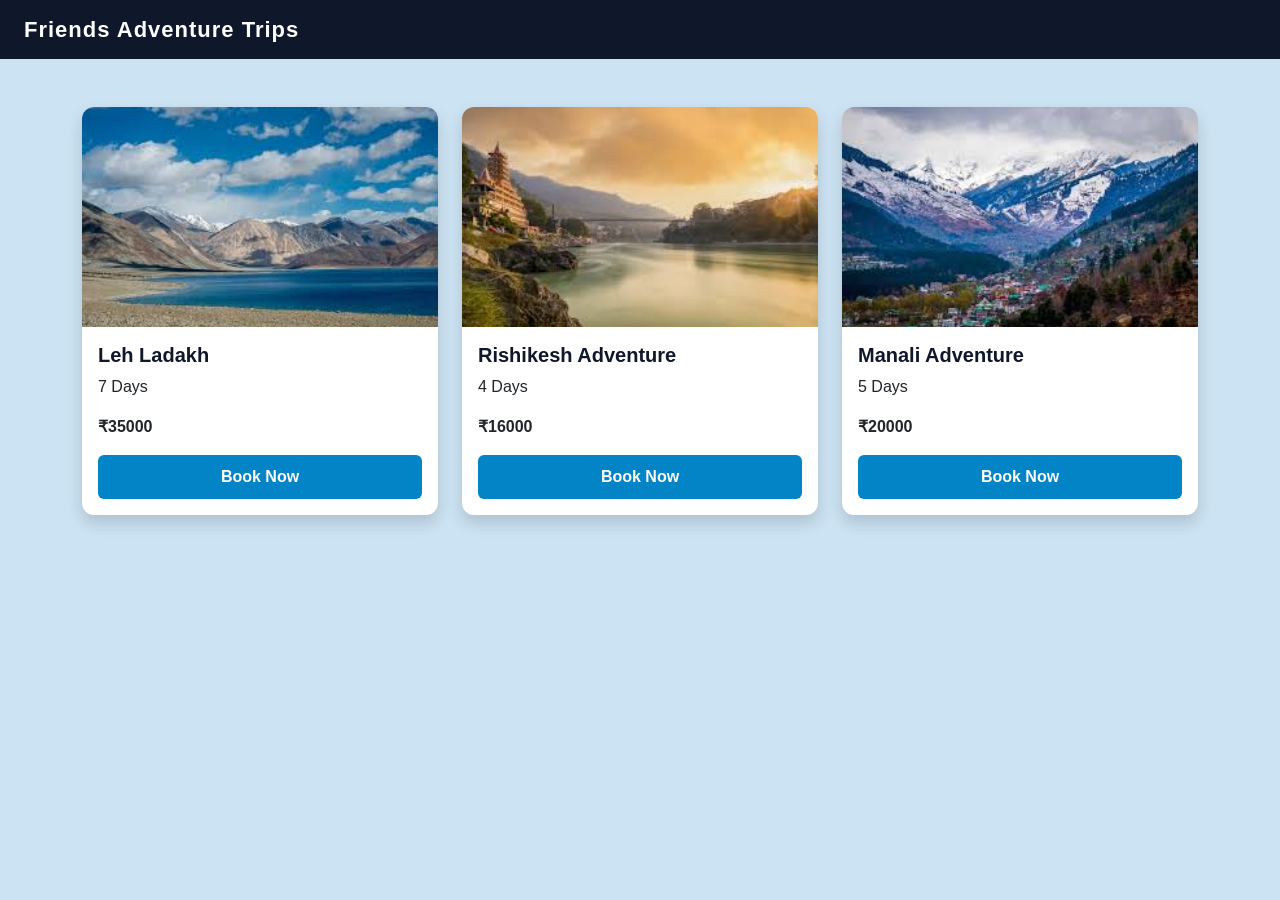
<file: projectdemo/friends.html>
<!DOCTYPE html>
<html>
<head>
<title>Friends Trips</title>
<meta name="viewport" content="width=device-width, initial-scale=1.0">
<link href="https://cdn.jsdelivr.net/npm/bootstrap@5.3.3/dist/css/bootstrap.min.css" rel="stylesheet">
<link rel="stylesheet" href="style.css">
</head>

<body>

<nav class="navbar navbar-dark px-4">
<span class="navbar-brand fw-bold">Friends Adventure Trips</span>
</nav>

<div class="container py-5">

<div class="row g-4">

<div class="col-md-4">
<div class="card shadow">
<img src="ladakh.jpg" class="card-img-top">
<div class="card-body">
<h5>Leh Ladakh</h5>
<p>7 Days</p>
<p class="fw-bold">₹35000</p>
<a href="booking.html?tour=ladakh" class="btn btn-primary w-100">Book Now</a>
</div>
</div>
</div>

<div class="col-md-4">
<div class="card shadow">
<img src="rishikesh.jpg" class="card-img-top">
<div class="card-body">
<h5>Rishikesh Adventure</h5>
<p>4 Days</p>
<p class="fw-bold">₹16000</p>
<a href="booking.html?tour=rishikesh" class="btn btn-primary w-100">Book Now</a>
</div>
</div>
</div>

<div class="col-md-4">
<div class="card shadow">
<img src="manali.jpg" class="card-img-top">
<div class="card-body">
<h5>Manali Adventure</h5>
<p>5 Days</p>
<p class="fw-bold">₹20000</p>
<a href="booking.html?tour=manali" class="btn btn-primary w-100">Book Now</a>
</div>
</div>
</div>

</div>
</div>

</body>
</html>
</file>
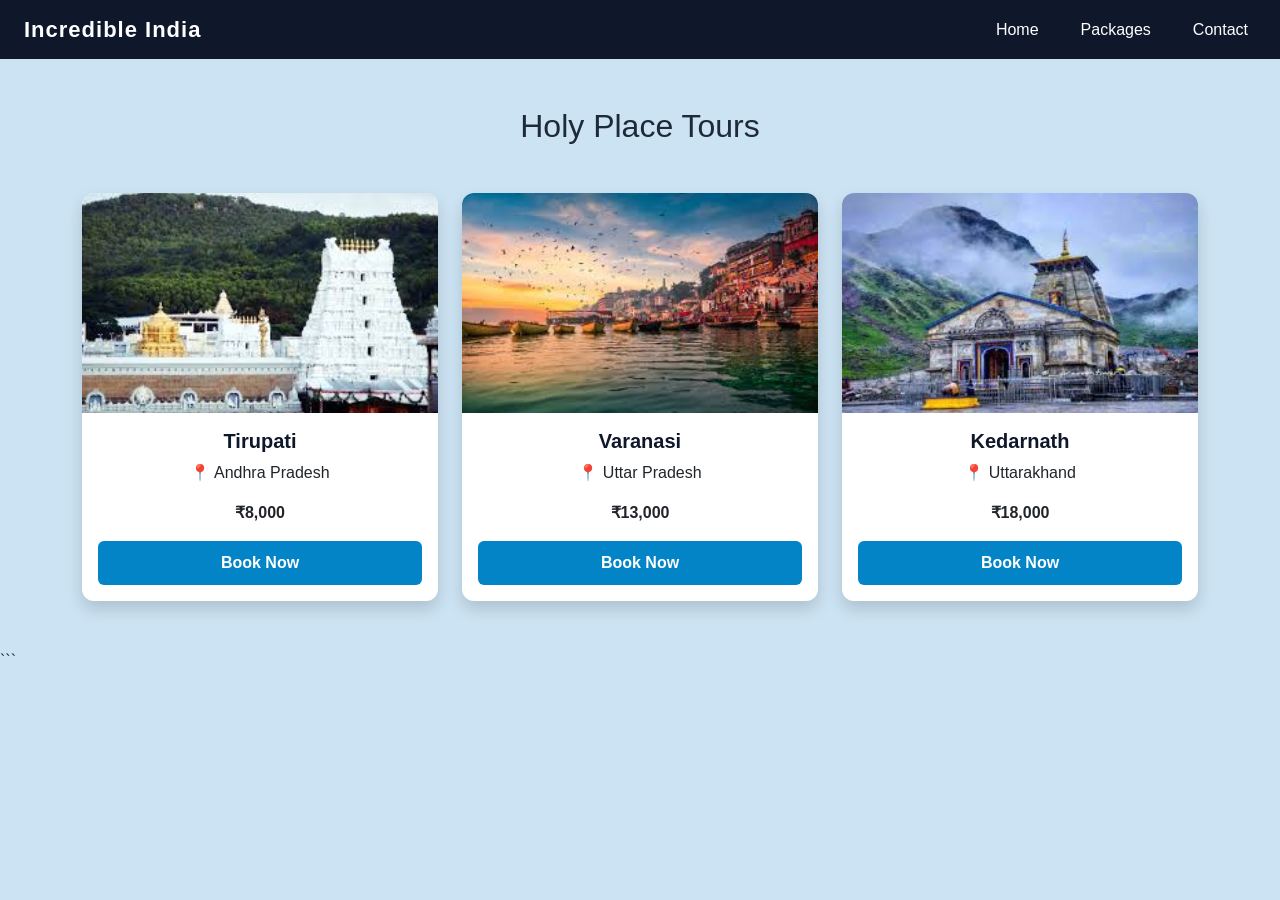
<file: projectdemo/holy.html>
<!DOCTYPE html>
<html lang="en">
<head>
<meta charset="UTF-8">
<title>Holy Place Tours</title>
<meta name="viewport" content="width=device-width, initial-scale=1.0">

<link href="https://cdn.jsdelivr.net/npm/bootstrap@5.3.3/dist/css/bootstrap.min.css" rel="stylesheet">
<link rel="stylesheet" href="style.css">
</head>

<body>

<nav class="navbar navbar-expand-lg navbar-dark px-4">
<a class="navbar-brand fw-bold">Incredible India</a>

<ul class="navbar-nav ms-auto gap-3">
<li class="nav-item"><a class="nav-link" href="index.html">Home</a></li>
<li class="nav-item"><a class="nav-link" href="packages.html">Packages</a></li>
<li class="nav-item"><a class="nav-link" href="contact.html">Contact</a></li>
</ul>
</nav>

<section class="container py-5">

<h2 class="text-center mb-5">Holy Place Tours</h2>

<div class="row g-4">

<div class="col-md-4">
<div class="card shadow">
<img src="tirupati.jpg" class="card-img-top">
<div class="card-body text-center">
<h5>Tirupati</h5>
<p>📍 Andhra Pradesh</p>
<p class="fw-bold">₹8,000</p>
<a href="booking.html?tour=tirupati" class="btn btn-primary w-100">Book Now</a>
</div>
</div>
</div>

<div class="col-md-4">
<div class="card shadow">
<img src="varanasi.jpg" class="card-img-top">
<div class="card-body text-center">
<h5>Varanasi</h5>
<p>📍 Uttar Pradesh</p>
<p class="fw-bold">₹13,000</p>
<a href="booking.html?tour=varanasi" class="btn btn-primary w-100">Book Now</a>
</div>
</div>
</div>

<div class="col-md-4">
<div class="card shadow">
<img src="kedarnath.jpg" class="card-img-top">
<div class="card-body text-center">
<h5>Kedarnath</h5>
<p>📍 Uttarakhand</p>
<p class="fw-bold">₹18,000</p>
<a href="booking.html?tour=kedarnath" class="btn btn-primary w-100">Book Now</a>
</div>
</div>
</div>

</div>

</section>

</body>
</html>
```
</file>
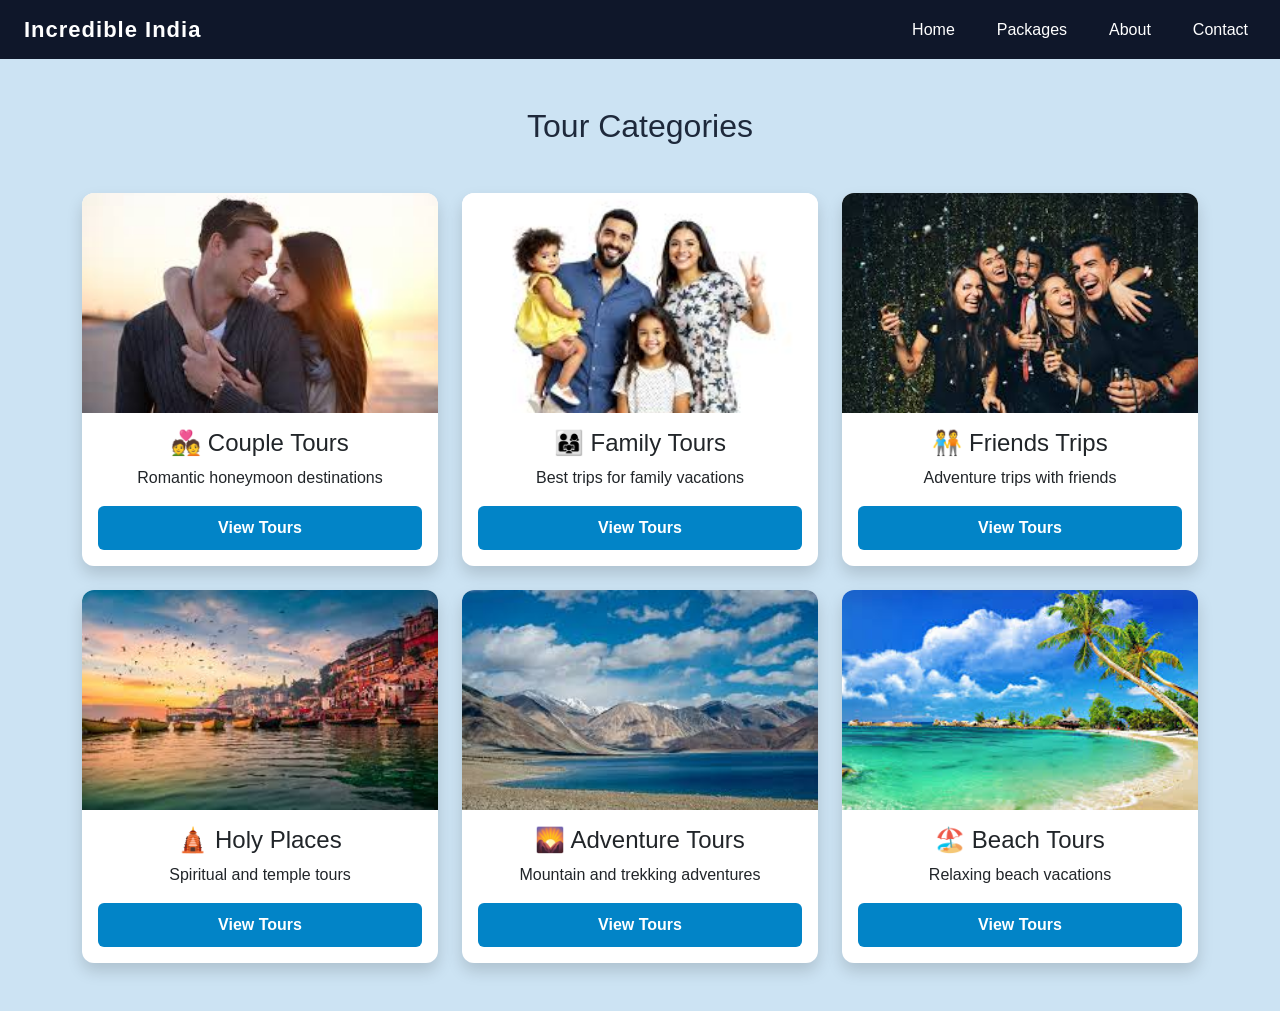
<file: projectdemo/packages.html>
<!DOCTYPE html>
<html lang="en">

<head>

<meta charset="UTF-8">
<title>Tour Packages</title>
<meta name="viewport" content="width=device-width, initial-scale=1.0">

<link href="https://cdn.jsdelivr.net/npm/bootstrap@5.3.3/dist/css/bootstrap.min.css" rel="stylesheet">
<link rel="stylesheet" href="style.css">

</head>


<body>

<!-- NAVBAR -->

<nav class="navbar navbar-expand-lg navbar-dark px-4">

<a class="navbar-brand fw-bold">Incredible India</a>

<div class="collapse navbar-collapse">

<ul class="navbar-nav ms-auto gap-3">

<li class="nav-item">
<a class="nav-link" href="index.html">Home</a>
</li>

<li class="nav-item">
<a class="nav-link" href="packages.html">Packages</a>
</li>

<li class="nav-item">
<a class="nav-link" href="about.html">About</a>
</li>

<li class="nav-item">
<a class="nav-link" href="contact.html">Contact</a>
</li>

</ul>

</div>

</nav>


<!-- PACKAGE TYPES -->

<section class="container py-5">

<h2 class="text-center mb-5">Tour Categories</h2>

<div class="row g-4">


<!-- COUPLE -->

<div class="col-md-4">

<a href="couples.html" style="text-decoration:none;color:inherit;">

<div class="card shadow h-100">

<img src="couple.jpg" class="card-img-top">

<div class="card-body text-center">

<h4>💑 Couple Tours</h4>

<p>Romantic honeymoon destinations</p>

<button class="btn btn-primary w-100">
View Tours
</button>

</div>

</div>

</a>

</div>



<!-- FAMILY -->

<div class="col-md-4">

<a href="family.html" style="text-decoration:none;color:inherit;">

<div class="card shadow h-100">

<img src="family.jpg" class="card-img-top">

<div class="card-body text-center">

<h4>👨‍👩‍👧 Family Tours</h4>

<p>Best trips for family vacations</p>

<button class="btn btn-primary w-100">
View Tours
</button>

</div>

</div>

</a>

</div>



<!-- FRIENDS -->

<div class="col-md-4">

<a href="friends.html" style="text-decoration:none;color:inherit;">

<div class="card shadow h-100">

<img src="friends.jpg" class="card-img-top">

<div class="card-body text-center">

<h4>🧑‍🤝‍🧑 Friends Trips</h4>

<p>Adventure trips with friends</p>

<button class="btn btn-primary w-100">
View Tours
</button>

</div>

</div>

</a>

</div>



<!-- HOLY PLACES -->

<div class="col-md-4">

<a href="holy.html" style="text-decoration:none;color:inherit;">

<div class="card shadow h-100">

<img src="varanasi.jpg" class="card-img-top">

<div class="card-body text-center">

<h4>🛕 Holy Places</h4>

<p>Spiritual and temple tours</p>

<button class="btn btn-primary w-100">
View Tours
</button>

</div>

</div>

</a>

</div>



<!-- ADVENTURE -->

<div class="col-md-4">

<a href="adventure.html" style="text-decoration:none;color:inherit;">

<div class="card shadow h-100">

<img src="ladakh.jpg" class="card-img-top">

<div class="card-body text-center">

<h4>🌄 Adventure Tours</h4>

<p>Mountain and trekking adventures</p>

<button class="btn btn-primary w-100">
View Tours
</button>

</div>

</div>

</a>

</div>



<!-- BEACH -->

<div class="col-md-4">

<a href="beach.html" style="text-decoration:none;color:inherit;">

<div class="card shadow h-100">

<img src="goa.jpg" class="card-img-top">

<div class="card-body text-center">

<h4>🏖️ Beach Tours</h4>

<p>Relaxing beach vacations</p>

<button class="btn btn-primary w-100">
View Tours
</button>

</div>

</div>

</a>

</div>


</div>

</section>


</body>

</html>
</file>
<file: projectdemo/style.css>
/* GENERAL PAGE STYLE */

body{
background:#cce3f3;   /* light sky blue */
font-family:'Segoe UI', Arial, sans-serif;
color:#1e293b;
margin:0;
padding:0;
}


/* NAVBAR */

.navbar{
background:#0f172a !important;   /* dark navy */
}

.navbar-brand{
font-weight:bold;
font-size:22px;
letter-spacing:1px;
color:white !important;
}

.nav-link{
color:white !important;
font-weight:500;
margin-left:10px;
}

.nav-link:hover{
color:#38bdf8 !important;
}


/* HERO SECTION */

.hero{
height:70vh;
background:linear-gradient(rgba(15,23,42,0.6),rgba(15,23,42,0.6)),
url("home.jpg");
background-size:cover;
background-position:center;
display:flex;
flex-direction:column;
justify-content:center;
align-items:center;
text-align:center;
}

.hero h1{
font-size:55px;
letter-spacing:2px;
color:white;
}

.hero p{
font-size:20px;
color:#c4daf8;
}


/* PACKAGE SECTION */

#packages{
background:#c6e7fc;
padding:50px 0;
}

#packages h2{
font-weight:bold;
color:#0f172a;
text-align:center;
margin-bottom:30px;
}


/* CARDS */

.card{
border:none;
border-radius:12px;
transition:0.3s;
background:white;
box-shadow:0 4px 12px rgba(0,0,0,0.1);
}

.card:hover{
transform:translateY(-8px);
box-shadow:0 10px 25px rgba(0,0,0,0.2);
}

.card-img-top{
height:220px;
object-fit:cover;
border-top-left-radius:12px;
border-top-right-radius:12px;
}

.card-body h5{
font-weight:bold;
color:#0f172a;
}


/* BOOK NOW BUTTON */

.btn-primary{
background:#0284c7;   /* ocean blue */
border:none;
font-weight:600;
color:white;
padding:10px 20px;
border-radius:6px;
}

.btn-primary:hover{
background:#0369a1;
}


/* BOOKING PAGE */

.place-img{
height:180px;
object-fit:cover;
border-radius:8px;
margin-bottom:10px;
}


/* PRICE TEXT */

#price{
color:#0284c7;
font-weight:bold;
font-size:22px;
}


/* CONTACT SECTION */

#contact{
background:#0f172a;   /* dark navy */
color:white;
margin-top:40px;
padding:40px 0;
text-align:center;
}

#contact h2{
font-weight:bold;
margin-bottom:15px;
}

#contact p{
font-size:18px;
margin:5px 0;
}


/* FOOTER */

footer{
background:#020617;
color:white;
text-align:center;
padding:15px;
font-size:14px;
}
</file>
